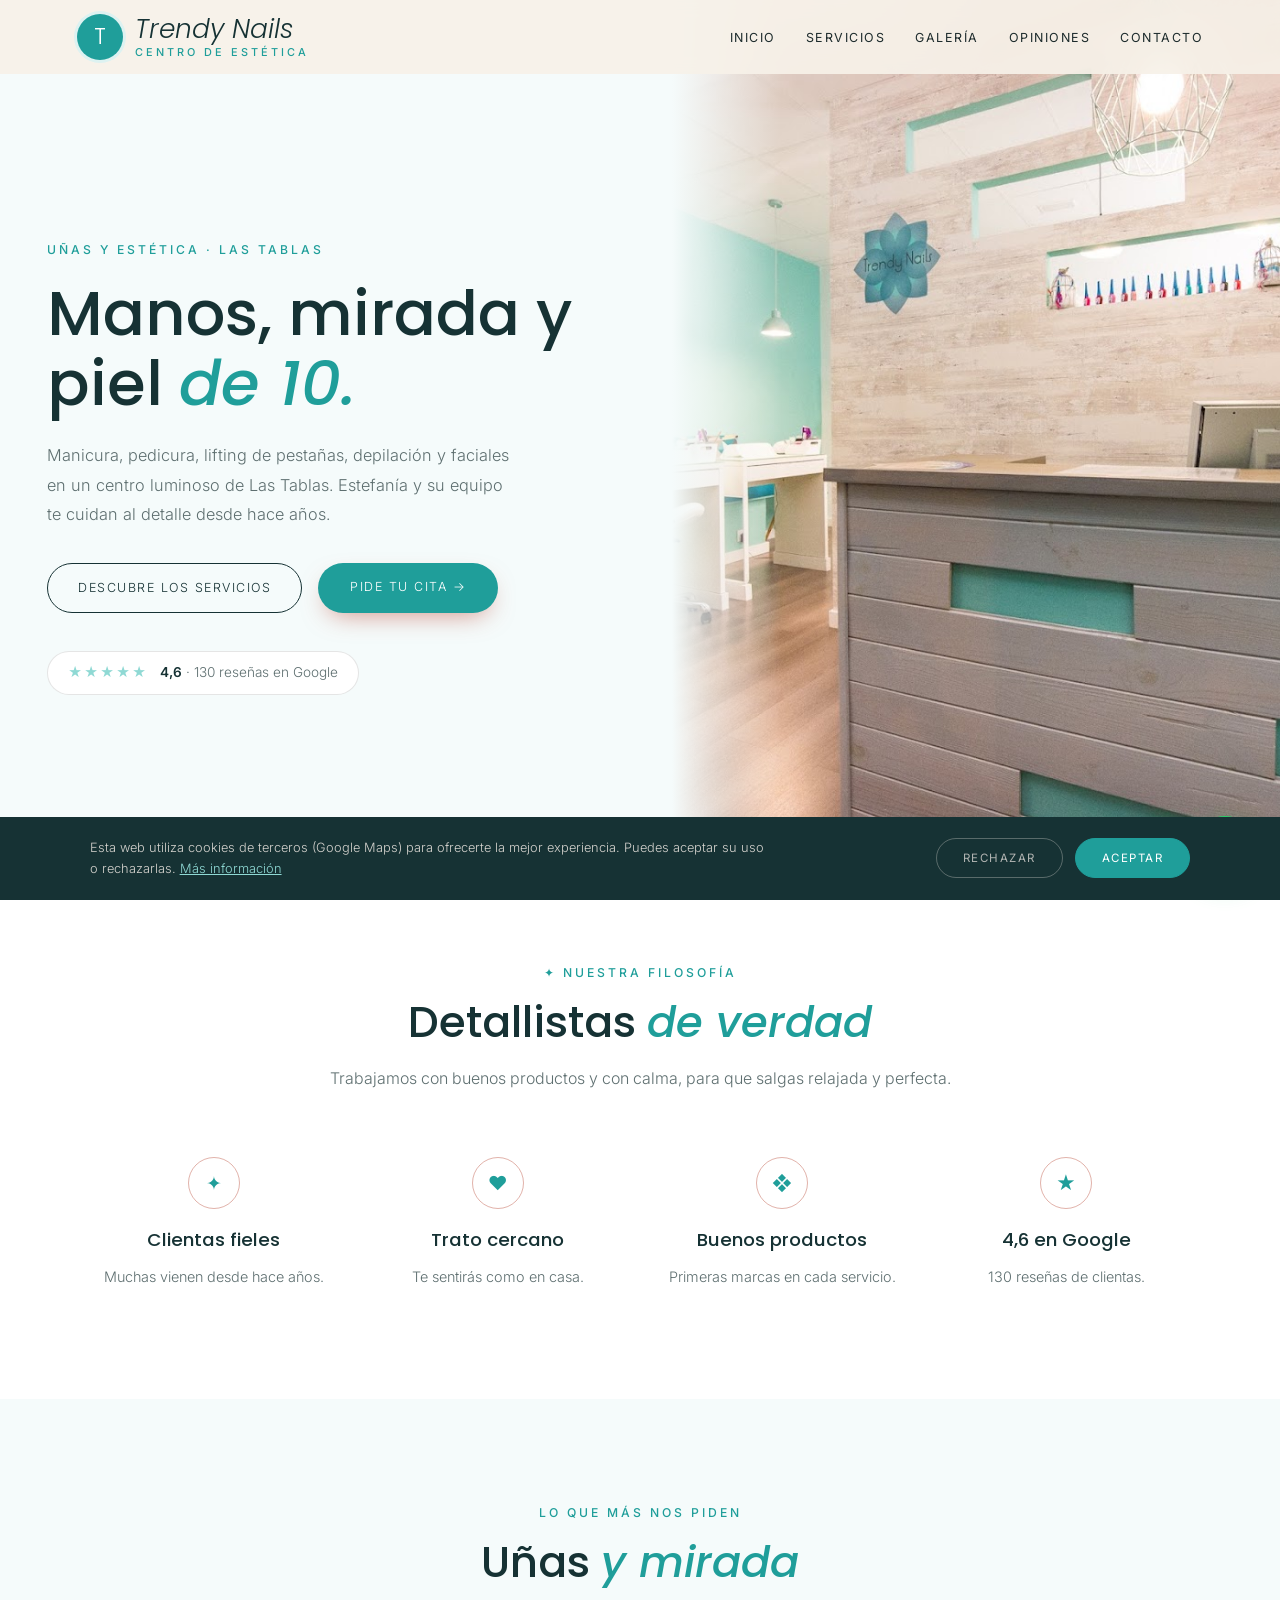
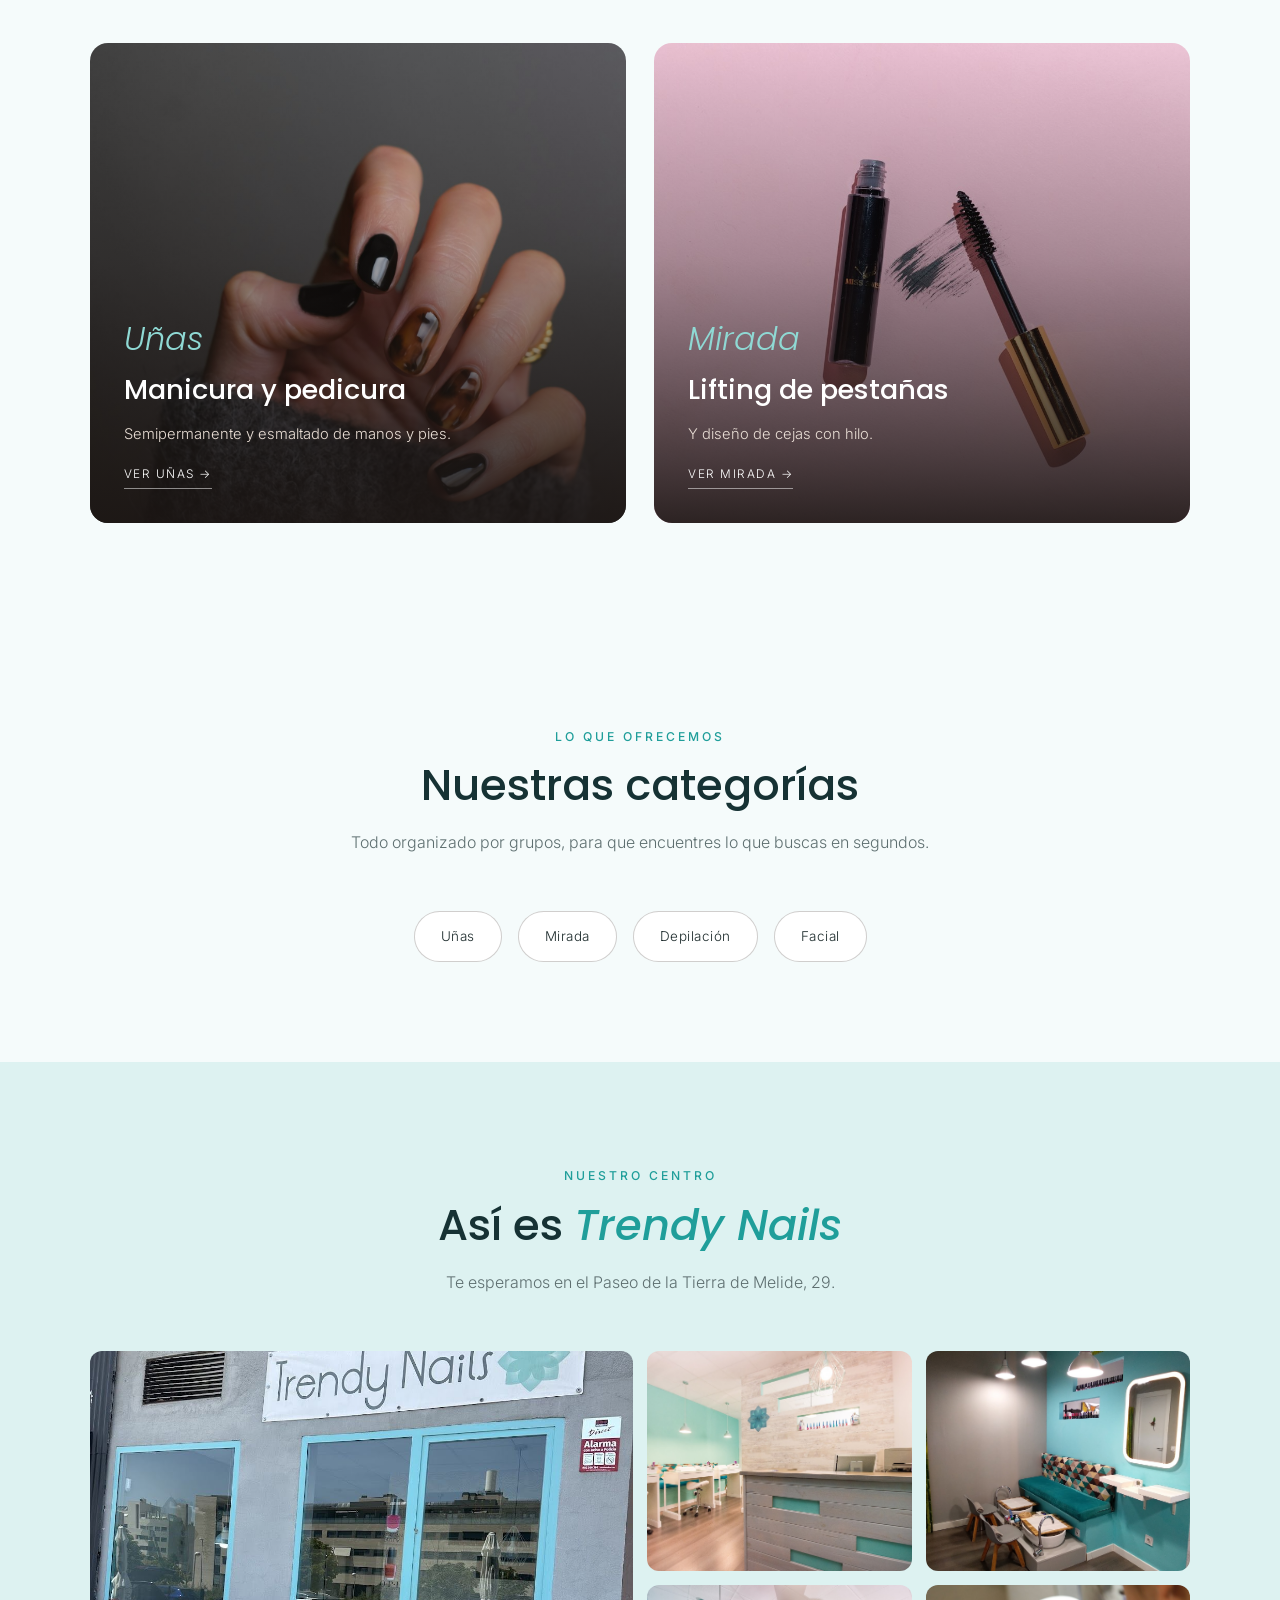
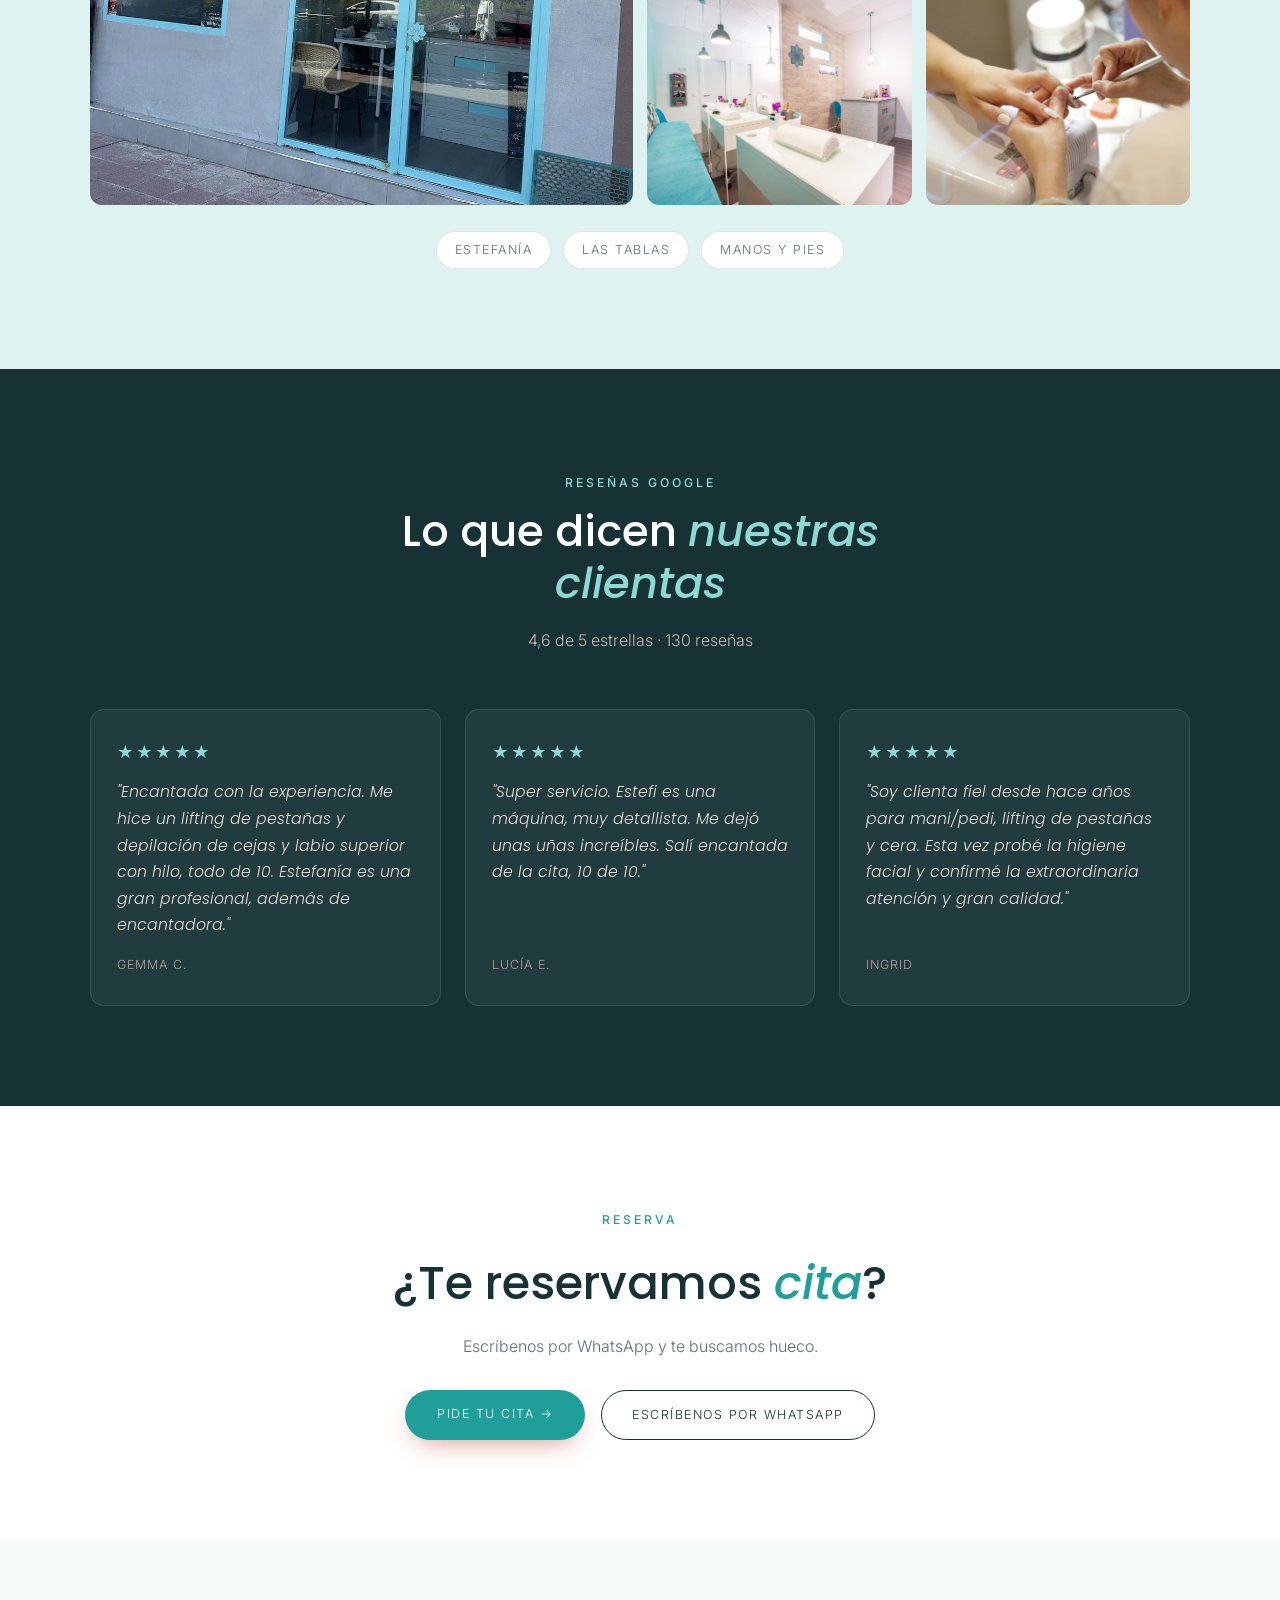
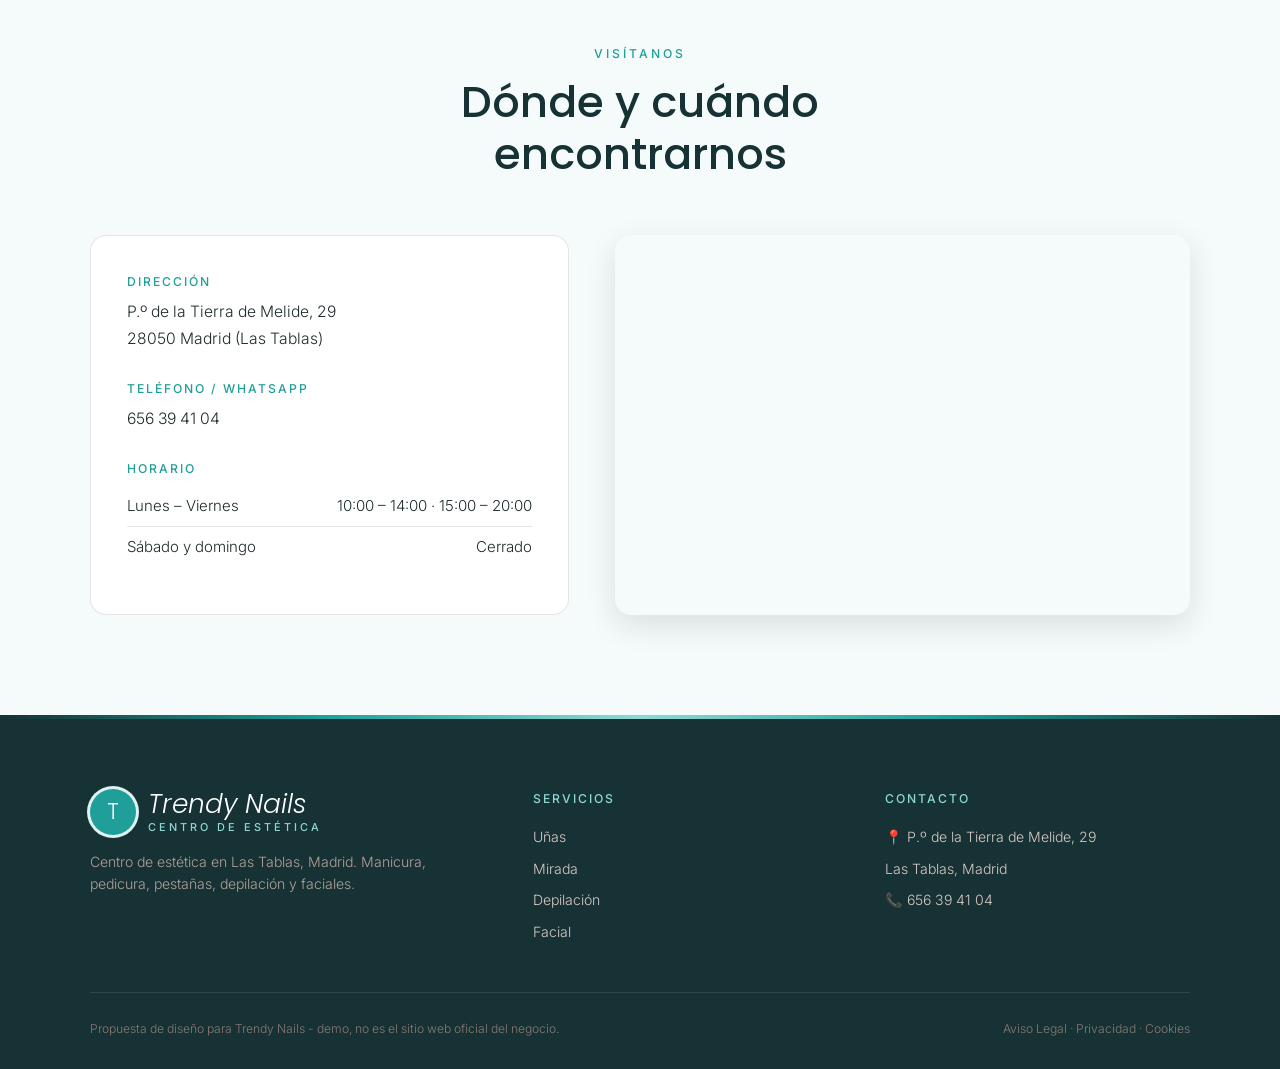
<file: index.html>
<!DOCTYPE html>
<html lang="es">
<head>
<meta charset="UTF-8">
<meta name="viewport" content="width=device-width, initial-scale=1.0">
<title>Trendy Nails — Centro de estética y uñas en Las Tablas, Madrid</title>
<meta name="description" content="Trendy Nails, centro de estética en P.º de la Tierra de Melide 29, Las Tablas (Madrid). Manicura y pedicura, lifting de pestañas, depilación con hilo y cera, limpieza e higiene facial. 4,6★ con 130 reseñas en Google.">
<meta name="theme-color" content="#163234">
<meta property="og:title" content="Trendy Nails · Madrid">
<meta property="og:image" content="maps_03.jpg">

<link rel="preconnect" href="https://fonts.googleapis.com"><link rel="preconnect" href="https://fonts.gstatic.com" crossorigin><link href="https://fonts.googleapis.com/css2?family=Poppins:wght@500&family=Inter:wght@300;400;500;600&display=swap" rel="stylesheet">
<link rel="stylesheet" href="styles.css">
</head>
<body>

<header id="header">
  <a href="index.html" class="logo" aria-label="Trendy Nails, inicio"><span class="logo-mark">T</span><span class="logo-text"><span class="script">Trendy Nails</span><small>centro de estética</small></span></a>
  <nav id="nav" aria-label="Navegación principal"><ul><li><a href="index.html#inicio">Inicio</a></li><li><a href="servicios.html">Servicios</a></li><li><a href="index.html#galeria">Galería</a></li><li><a href="index.html#opiniones">Opiniones</a></li><li><a href="index.html#contacto">Contacto</a></li></ul></nav><button class="nav-toggle" id="navToggle" aria-label="Abrir menú">☰</button>
</header>

<section class="hero" id="inicio">
  <div class="hero-text">
    <span class="eyebrow">Uñas y estética · Las Tablas</span>
    <h1>Manos, mirada y piel <em>de 10.</em></h1>
    <p>Manicura, pedicura, lifting de pestañas, depilación y faciales en un centro luminoso de Las Tablas. Estefanía y su equipo te cuidan al detalle desde hace años.</p>
    <div class="hero-ctas">
      <a href="servicios.html" class="btn-outline">Descubre los servicios</a>
      <a href="https://wa.me/34656394104?text=Hola%2C%20quiero%20pedir%20cita%20en%20Trendy%20Nails" class="btn-solid" target="_blank" rel="noopener">Pide tu cita →</a>
    </div>
    <a class="hero-rating" href="https://www.google.com/maps/search/?api=1&query=Trendy+Nails,+P.%C2%BA+de+la+Tierra+de+Melide+29,+Madrid" target="_blank" rel="noopener"><span class="stars">★★★★★</span><span><strong>4,6</strong> · 130 reseñas en Google</span></a>
  </div>
  <div class="hero-img"><img src="maps_03.jpg" alt="Recepción y mesas de manicura de Trendy Nails" style="object-position:center 50%;"></div>
</section>

<section class="trust">
  <div class="section-head">
    <span class="eyebrow">✦ Nuestra filosofía</span>
    <h2>Detallistas <em>de verdad</em></h2>
    <p>Trabajamos con buenos productos y con calma, para que salgas relajada y perfecta.</p>
  </div>
  <div class="trust-grid">
    <div class="trust-card"><span class="trust-ic">✦</span><h3>Clientas fieles</h3><p>Muchas vienen desde hace años.</p></div>
    <div class="trust-card"><span class="trust-ic">♥</span><h3>Trato cercano</h3><p>Te sentirás como en casa.</p></div>
    <div class="trust-card"><span class="trust-ic">❖</span><h3>Buenos productos</h3><p>Primeras marcas en cada servicio.</p></div>
    <div class="trust-card"><span class="trust-ic">★</span><h3>4,6 en Google</h3><p>130 reseñas de clientas.</p></div>
  </div>
</section>

<section class="worlds">
  <div class="section-head">
    <span class="eyebrow">Lo que más nos piden</span>
    <h2>Uñas <em>y mirada</em></h2>
  </div>
  <div class="worlds-grid">
    <a href="servicios.html#unas" class="world-card"><img src="u_semi.jpg" alt="Manicura y pedicura"><div class="world-text"><span class="script">Uñas</span><h3>Manicura y pedicura</h3><p>Semipermanente y esmaltado de manos y pies.</p><span class="world-link">Ver uñas →</span></div></a>
    <a href="servicios.html#mirada" class="world-card"><img src="u_pestanas.jpg" alt="Lifting de pestañas"><div class="world-text"><span class="script">Mirada</span><h3>Lifting de pestañas</h3><p>Y diseño de cejas con hilo.</p><span class="world-link">Ver mirada →</span></div></a>
  </div>
</section>

<section>
  <div class="section-head">
    <span class="eyebrow">Lo que ofrecemos</span>
    <h2>Nuestras categorías</h2>
    <p>Todo organizado por grupos, para que encuentres lo que buscas en segundos.</p>
  </div>
  <div class="cat-pills">
    <a href="servicios.html#unas" class="cat-pill">Uñas</a>
    <a href="servicios.html#mirada" class="cat-pill">Mirada</a>
    <a href="servicios.html#depilacion" class="cat-pill">Depilación</a>
    <a href="servicios.html#facial" class="cat-pill">Facial</a>
  </div>
</section>

<section class="gallery-wrap" id="galeria">
  <div class="section-head">
    <span class="eyebrow">Nuestro centro</span>
    <h2>Así es <em>Trendy Nails</em></h2>
    <p>Te esperamos en el Paseo de la Tierra de Melide, 29.</p>
  </div>
  <div class="gallery">
    <figure class="big"><img src="maps_02.jpg" alt="Fachada de Trendy Nails" loading="lazy"></figure>
    <figure><img src="maps_03.jpg" alt="Recepción y mesas de manicura" loading="lazy"></figure>
    <figure><img src="maps_01.jpg" alt="Zona de pedicura" loading="lazy"></figure>
    <figure><img src="maps_04.jpg" alt="Cabina de tratamientos" loading="lazy"></figure>
    <figure><img src="u_mani.jpg" alt="Manicura" loading="lazy"></figure>
  </div>
  <div class="brands"><span>Estefanía</span><span>Las Tablas</span><span>Manos y pies</span></div>
</section>

<section class="reviews-wrap" id="opiniones">
  <div class="section-head">
    <span class="eyebrow">Reseñas Google</span>
    <h2>Lo que dicen <em>nuestras clientas</em></h2>
    <p>4,6 de 5 estrellas · 130 reseñas</p>
  </div>
  <div class="review-grid">
    <div class="review-card"><div class="stars">★★★★★</div><p>"Encantada con la experiencia. Me hice un lifting de pestañas y depilación de cejas y labio superior con hilo, todo de 10. Estefanía es una gran profesional, además de encantadora."</p><cite>Gemma C.</cite></div>
    <div class="review-card"><div class="stars">★★★★★</div><p>"Super servicio. Estefi es una máquina, muy detallista. Me dejó unas uñas increíbles. Salí encantada de la cita, 10 de 10."</p><cite>Lucía E.</cite></div>
    <div class="review-card"><div class="stars">★★★★★</div><p>"Soy clienta fiel desde hace años para mani/pedi, lifting de pestañas y cera. Esta vez probé la higiene facial y confirmé la extraordinaria atención y gran calidad."</p><cite>Ingrid</cite></div>
  </div>
</section>

<section class="cta-section">
  <span class="eyebrow">Reserva</span>
  <h2>¿Te reservamos <em>cita</em>?</h2>
  <p>Escríbenos por WhatsApp y te buscamos hueco.</p>
  <div class="cta-row">
    <a href="https://wa.me/34656394104?text=Hola%2C%20quiero%20pedir%20cita%20en%20Trendy%20Nails" class="btn-solid" target="_blank" rel="noopener">Pide tu cita →</a>
    <a href="https://wa.me/34656394104?text=Hola%2C%20quiero%20pedir%20cita%20en%20Trendy%20Nails" class="btn-outline" target="_blank" rel="noopener">Escríbenos por WhatsApp</a>
  </div>
</section>

<section class="contact-section" id="contacto">
  <div class="section-head">
    <span class="eyebrow">Visítanos</span>
    <h2>Dónde y cuándo encontrarnos</h2>
  </div>
  <div class="contact-grid">
    <div class="contact-info">
      <div class="contact-block"><h3>Dirección</h3><p>P.º de la Tierra de Melide, 29<br>28050 Madrid (Las Tablas)</p></div>
      <div class="contact-block"><h3>Teléfono / WhatsApp</h3><p><a href="tel:+34656394104">656 39 41 04</a></p></div>
      <div class="contact-block"><h3>Horario</h3><ul class="hours-list"><li><span>Lunes – Viernes</span><span>10:00 – 14:00 · 15:00 – 20:00</span></li><li><span>Sábado y domingo</span><span>Cerrado</span></li></ul></div>
      
    </div>
    <div class="contact-map">
      <iframe title="Mapa de Trendy Nails" src="https://www.google.com/maps?q=Trendy+Nails,+P.%C2%BA+de+la+Tierra+de+Melide+29,+Madrid&output=embed" width="100%" height="100%" style="border:0;" allowfullscreen="" loading="lazy" referrerpolicy="no-referrer-when-downgrade"></iframe>
    </div>
  </div>
</section>

<footer>
  <div class="footer-grid">
    <div class="footer-brand">
      <a href="index.html" class="logo light"><span class="logo-mark">T</span><span class="logo-text"><span class="script">Trendy Nails</span><small>centro de estética</small></span></a>
      <p>Centro de estética en Las Tablas, Madrid. Manicura, pedicura, pestañas, depilación y faciales.</p>
    </div>
    <div><h4>Servicios</h4><ul><li><a href="servicios.html#unas">Uñas</a></li><li><a href="servicios.html#mirada">Mirada</a></li><li><a href="servicios.html#depilacion">Depilación</a></li><li><a href="servicios.html#facial">Facial</a></li></ul></div>
    <div><h4>Contacto</h4><ul><li>📍 P.º de la Tierra de Melide, 29</li><li>Las Tablas, Madrid</li><li>📞 <a href="tel:+34656394104">656 39 41 04</a></li></ul></div>
  </div>
  <div class="footer-bottom">
    <span>Propuesta de diseño para Trendy Nails - demo, no es el sitio web oficial del negocio.</span>
    <span><a href="aviso-legal.html">Aviso Legal</a> &middot; <a href="politica-privacidad.html">Privacidad</a> &middot; <a href="politica-cookies.html">Cookies</a></span>
  </div>
</footer>

<div id="cookie-banner" class="cookie-banner"><p>Esta web utiliza cookies de terceros (Google Maps) para ofrecerte la mejor experiencia. Puedes aceptar su uso o rechazarlas. <a href="politica-cookies.html">Más información</a></p><div class="cookie-actions"><button onclick="setCookieChoice('rejected')" class="ck-reject">Rechazar</button><button onclick="setCookieChoice('accepted')" class="ck-accept">Aceptar</button></div></div>
<div class="social-fabs"><a class="wa-fab" href="https://wa.me/34656394104?text=Hola%2C%20quiero%20pedir%20cita%20en%20Trendy%20Nails" target="_blank" rel="noopener" aria-label="Escribir por WhatsApp"><svg width="28" height="28" viewBox="0 0 24 24" fill="white"><path d="M17.5 14.4c-.3-.1-1.8-.9-2-1s-.5-.1-.7.1-.8 1-.9 1.2-.3.2-.6.1a8.2 8.2 0 0 1-2.4-1.5 9 9 0 0 1-1.7-2.1c-.2-.3 0-.5.1-.6l.4-.5.3-.5v-.5l-.9-2.2c-.2-.6-.5-.5-.7-.5h-.6a1.1 1.1 0 0 0-.8.4 3.4 3.4 0 0 0-1 2.5 5.9 5.9 0 0 0 1.2 3.1 13.5 13.5 0 0 0 5.2 4.6c2.6 1 2.6.7 3.1.6a2.6 2.6 0 0 0 1.7-1.2 2.1 2.1 0 0 0 .2-1.2c-.1-.1-.3-.2-.6-.3ZM12 21.8a9.8 9.8 0 0 1-5-1.4l-.4-.2-3.7 1 1-3.6-.2-.4A9.8 9.8 0 1 1 12 21.8Zm8.4-18.3A11.8 11.8 0 0 0 1.8 17.7L.2 23.8l6.3-1.6a11.8 11.8 0 0 0 5.6 1.4A11.8 11.8 0 0 0 20.4 3.5Z"/></svg></a></div>
<script src="main.js"></script>
</body>
</html>
</file>
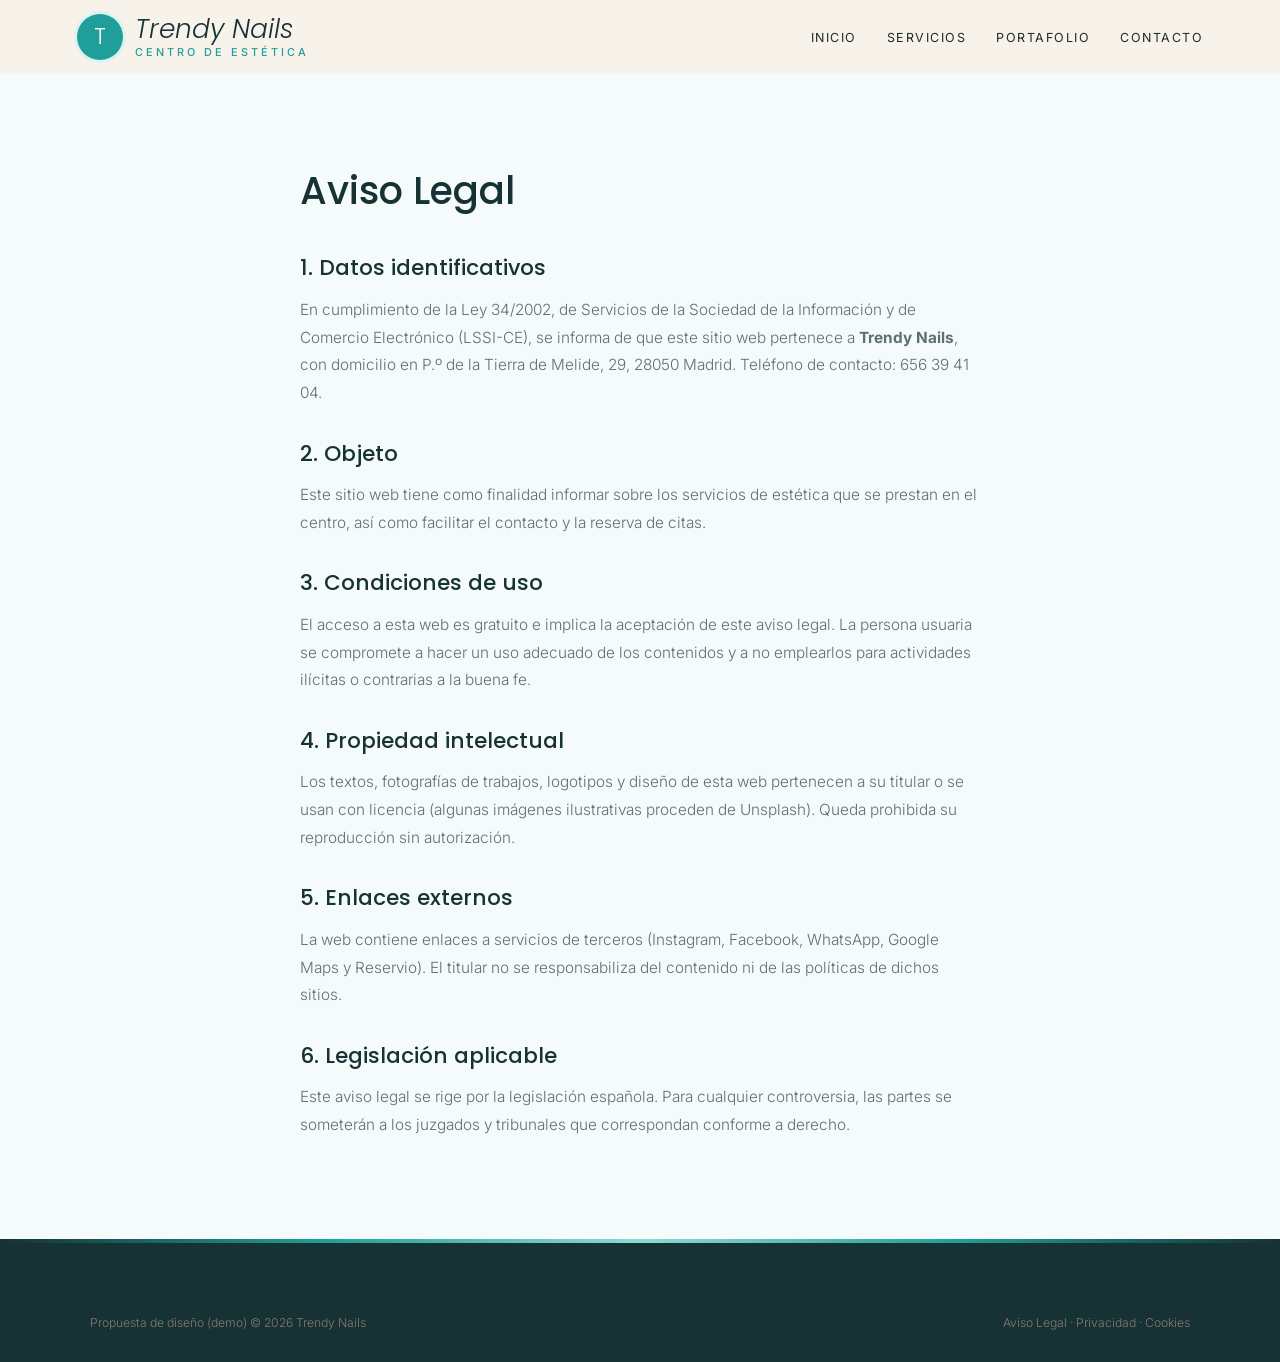
<file: aviso-legal.html>
<!DOCTYPE html>
<html lang="es">
<head>
<meta charset="UTF-8">
<meta name="viewport" content="width=device-width, initial-scale=1.0">
<title>Aviso Legal — Trendy Nails</title>
<meta name="robots" content="noindex">

<link rel="preconnect" href="https://fonts.googleapis.com">
<link href="https://fonts.googleapis.com/css2?family=Poppins:wght@500&family=Inter:wght@300;400;500;600&display=swap" rel="stylesheet">
<link rel="stylesheet" href="styles.css">
</head>
<body>
<header id="header" class="scrolled">
  <a href="index.html" class="logo" aria-label="Trendy Nails, inicio">
    <span class="logo-mark">T</span>
    <span class="logo-text"><span class="script">Trendy Nails</span><small>centro de estética</small></span>
  </a>
  <nav id="nav" aria-label="Navegación principal">
    <ul>
      <li><a href="index.html#inicio">Inicio</a></li>
      <li><a href="servicios.html">Servicios</a></li>
      <li><a href="portafolio.html">Portafolio</a></li>
      <li><a href="index.html#contacto">Contacto</a></li>
    </ul>
  </nav>
  <button class="nav-toggle" id="navToggle" aria-label="Abrir menú">☰</button>
</header>
<main class="legal"><h1>Aviso Legal</h1>
<h2>1. Datos identificativos</h2>
<p>En cumplimiento de la Ley 34/2002, de Servicios de la Sociedad de la Información y de Comercio Electrónico (LSSI-CE), se informa de que este sitio web pertenece a <strong>Trendy Nails</strong>, con domicilio en P.º de la Tierra de Melide, 29, 28050 Madrid. Teléfono de contacto: 656 39 41 04.</p>
<h2>2. Objeto</h2>
<p>Este sitio web tiene como finalidad informar sobre los servicios de estética que se prestan en el centro, así como facilitar el contacto y la reserva de citas.</p>
<h2>3. Condiciones de uso</h2>
<p>El acceso a esta web es gratuito e implica la aceptación de este aviso legal. La persona usuaria se compromete a hacer un uso adecuado de los contenidos y a no emplearlos para actividades ilícitas o contrarias a la buena fe.</p>
<h2>4. Propiedad intelectual</h2>
<p>Los textos, fotografías de trabajos, logotipos y diseño de esta web pertenecen a su titular o se usan con licencia (algunas imágenes ilustrativas proceden de Unsplash). Queda prohibida su reproducción sin autorización.</p>
<h2>5. Enlaces externos</h2>
<p>La web contiene enlaces a servicios de terceros (Instagram, Facebook, WhatsApp, Google Maps y Reservio). El titular no se responsabiliza del contenido ni de las políticas de dichos sitios.</p>
<h2>6. Legislación aplicable</h2>
<p>Este aviso legal se rige por la legislación española. Para cualquier controversia, las partes se someterán a los juzgados y tribunales que correspondan conforme a derecho.</p></main>
<footer>
  <div class="footer-bottom" style="margin-top:0">
    <span>Propuesta de diseño (demo) © 2026 Trendy Nails</span>
    <span><a href="aviso-legal.html">Aviso Legal</a> &middot; <a href="politica-privacidad.html">Privacidad</a> &middot; <a href="politica-cookies.html">Cookies</a></span>
  </div>
</footer>
<script src="main.js"></script>
</body>
</html>
</file>
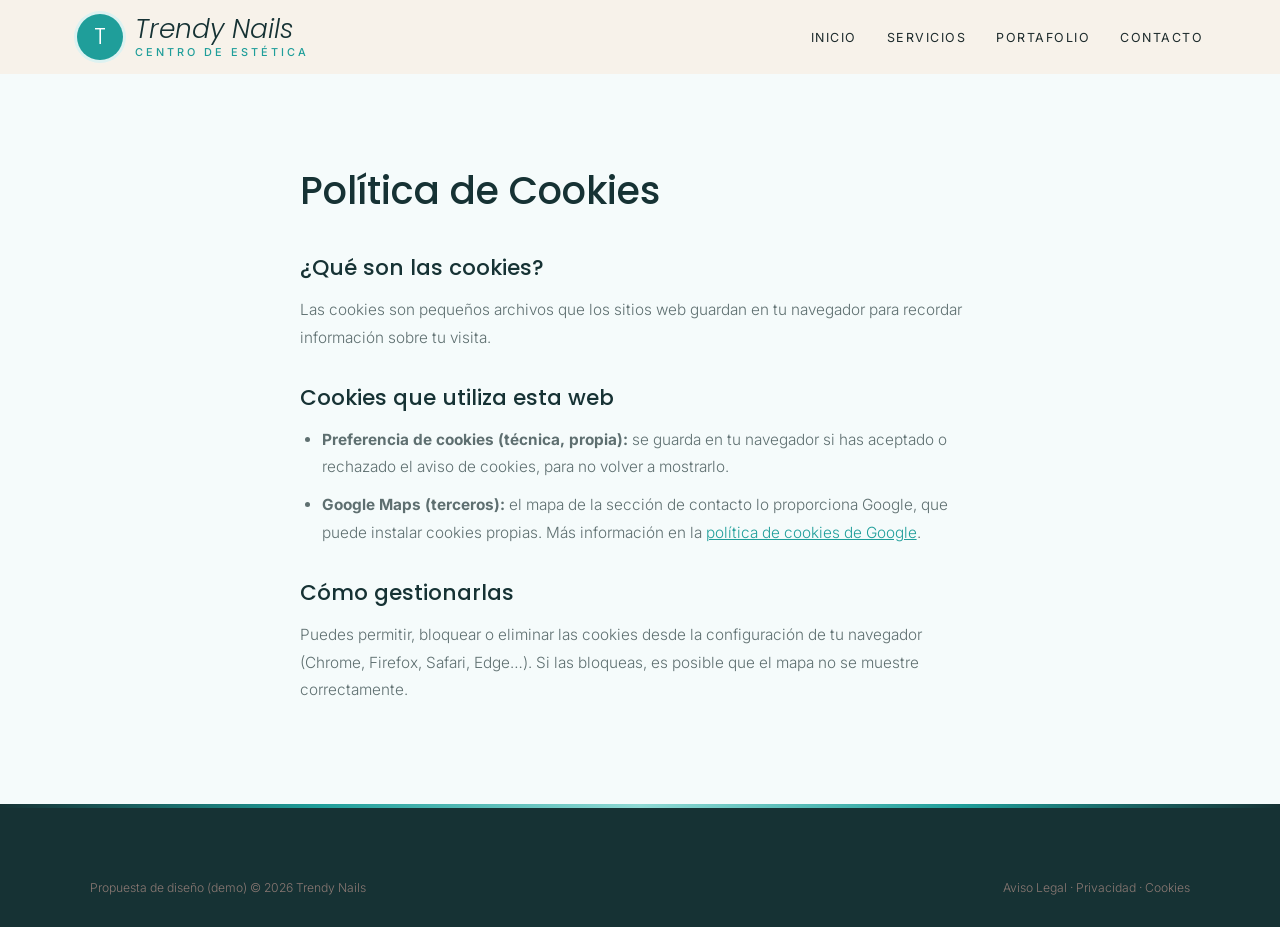
<file: politica-cookies.html>
<!DOCTYPE html>
<html lang="es">
<head>
<meta charset="UTF-8">
<meta name="viewport" content="width=device-width, initial-scale=1.0">
<title>Política de Cookies — Trendy Nails</title>
<meta name="robots" content="noindex">

<link rel="preconnect" href="https://fonts.googleapis.com">
<link href="https://fonts.googleapis.com/css2?family=Poppins:wght@500&family=Inter:wght@300;400;500;600&display=swap" rel="stylesheet">
<link rel="stylesheet" href="styles.css">
</head>
<body>
<header id="header" class="scrolled">
  <a href="index.html" class="logo" aria-label="Trendy Nails, inicio">
    <span class="logo-mark">T</span>
    <span class="logo-text"><span class="script">Trendy Nails</span><small>centro de estética</small></span>
  </a>
  <nav id="nav" aria-label="Navegación principal">
    <ul>
      <li><a href="index.html#inicio">Inicio</a></li>
      <li><a href="servicios.html">Servicios</a></li>
      <li><a href="portafolio.html">Portafolio</a></li>
      <li><a href="index.html#contacto">Contacto</a></li>
    </ul>
  </nav>
  <button class="nav-toggle" id="navToggle" aria-label="Abrir menú">☰</button>
</header>
<main class="legal"><h1>Política de Cookies</h1>
<h2>¿Qué son las cookies?</h2>
<p>Las cookies son pequeños archivos que los sitios web guardan en tu navegador para recordar información sobre tu visita.</p>
<h2>Cookies que utiliza esta web</h2>
<ul>
<li><strong>Preferencia de cookies (técnica, propia):</strong> se guarda en tu navegador si has aceptado o rechazado el aviso de cookies, para no volver a mostrarlo.</li>
<li><strong>Google Maps (terceros):</strong> el mapa de la sección de contacto lo proporciona Google, que puede instalar cookies propias. Más información en la <a href="https://policies.google.com/technologies/cookies" target="_blank" rel="noopener">política de cookies de Google</a>.</li>
</ul>
<h2>Cómo gestionarlas</h2>
<p>Puedes permitir, bloquear o eliminar las cookies desde la configuración de tu navegador (Chrome, Firefox, Safari, Edge…). Si las bloqueas, es posible que el mapa no se muestre correctamente.</p></main>
<footer>
  <div class="footer-bottom" style="margin-top:0">
    <span>Propuesta de diseño (demo) © 2026 Trendy Nails</span>
    <span><a href="aviso-legal.html">Aviso Legal</a> &middot; <a href="politica-privacidad.html">Privacidad</a> &middot; <a href="politica-cookies.html">Cookies</a></span>
  </div>
</footer>
<script src="main.js"></script>
</body>
</html>
</file>
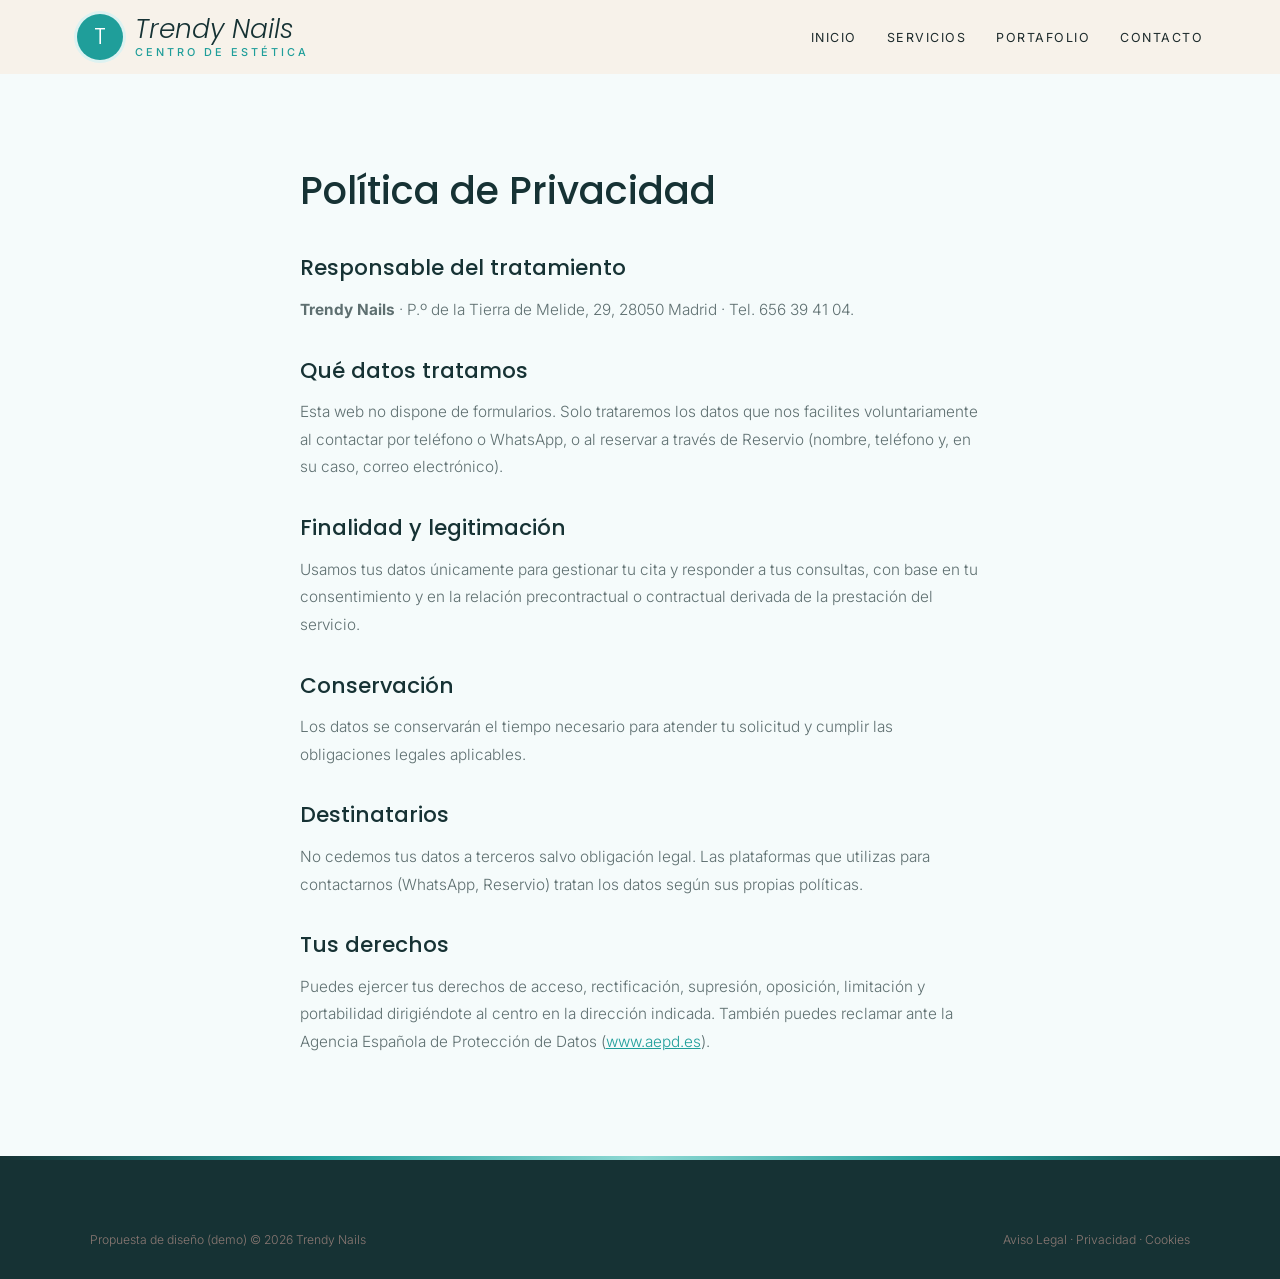
<file: politica-privacidad.html>
<!DOCTYPE html>
<html lang="es">
<head>
<meta charset="UTF-8">
<meta name="viewport" content="width=device-width, initial-scale=1.0">
<title>Política de Privacidad — Trendy Nails</title>
<meta name="robots" content="noindex">

<link rel="preconnect" href="https://fonts.googleapis.com">
<link href="https://fonts.googleapis.com/css2?family=Poppins:wght@500&family=Inter:wght@300;400;500;600&display=swap" rel="stylesheet">
<link rel="stylesheet" href="styles.css">
</head>
<body>
<header id="header" class="scrolled">
  <a href="index.html" class="logo" aria-label="Trendy Nails, inicio">
    <span class="logo-mark">T</span>
    <span class="logo-text"><span class="script">Trendy Nails</span><small>centro de estética</small></span>
  </a>
  <nav id="nav" aria-label="Navegación principal">
    <ul>
      <li><a href="index.html#inicio">Inicio</a></li>
      <li><a href="servicios.html">Servicios</a></li>
      <li><a href="portafolio.html">Portafolio</a></li>
      <li><a href="index.html#contacto">Contacto</a></li>
    </ul>
  </nav>
  <button class="nav-toggle" id="navToggle" aria-label="Abrir menú">☰</button>
</header>
<main class="legal"><h1>Política de Privacidad</h1>
<h2>Responsable del tratamiento</h2>
<p><strong>Trendy Nails</strong> · P.º de la Tierra de Melide, 29, 28050 Madrid · Tel. 656 39 41 04.</p>
<h2>Qué datos tratamos</h2>
<p>Esta web no dispone de formularios. Solo trataremos los datos que nos facilites voluntariamente al contactar por teléfono o WhatsApp, o al reservar a través de Reservio (nombre, teléfono y, en su caso, correo electrónico).</p>
<h2>Finalidad y legitimación</h2>
<p>Usamos tus datos únicamente para gestionar tu cita y responder a tus consultas, con base en tu consentimiento y en la relación precontractual o contractual derivada de la prestación del servicio.</p>
<h2>Conservación</h2>
<p>Los datos se conservarán el tiempo necesario para atender tu solicitud y cumplir las obligaciones legales aplicables.</p>
<h2>Destinatarios</h2>
<p>No cedemos tus datos a terceros salvo obligación legal. Las plataformas que utilizas para contactarnos (WhatsApp, Reservio) tratan los datos según sus propias políticas.</p>
<h2>Tus derechos</h2>
<p>Puedes ejercer tus derechos de acceso, rectificación, supresión, oposición, limitación y portabilidad dirigiéndote al centro en la dirección indicada. También puedes reclamar ante la Agencia Española de Protección de Datos (<a href="https://www.aepd.es" target="_blank" rel="noopener">www.aepd.es</a>).</p></main>
<footer>
  <div class="footer-bottom" style="margin-top:0">
    <span>Propuesta de diseño (demo) © 2026 Trendy Nails</span>
    <span><a href="aviso-legal.html">Aviso Legal</a> &middot; <a href="politica-privacidad.html">Privacidad</a> &middot; <a href="politica-cookies.html">Cookies</a></span>
  </div>
</footer>
<script src="main.js"></script>
</body>
</html>
</file>
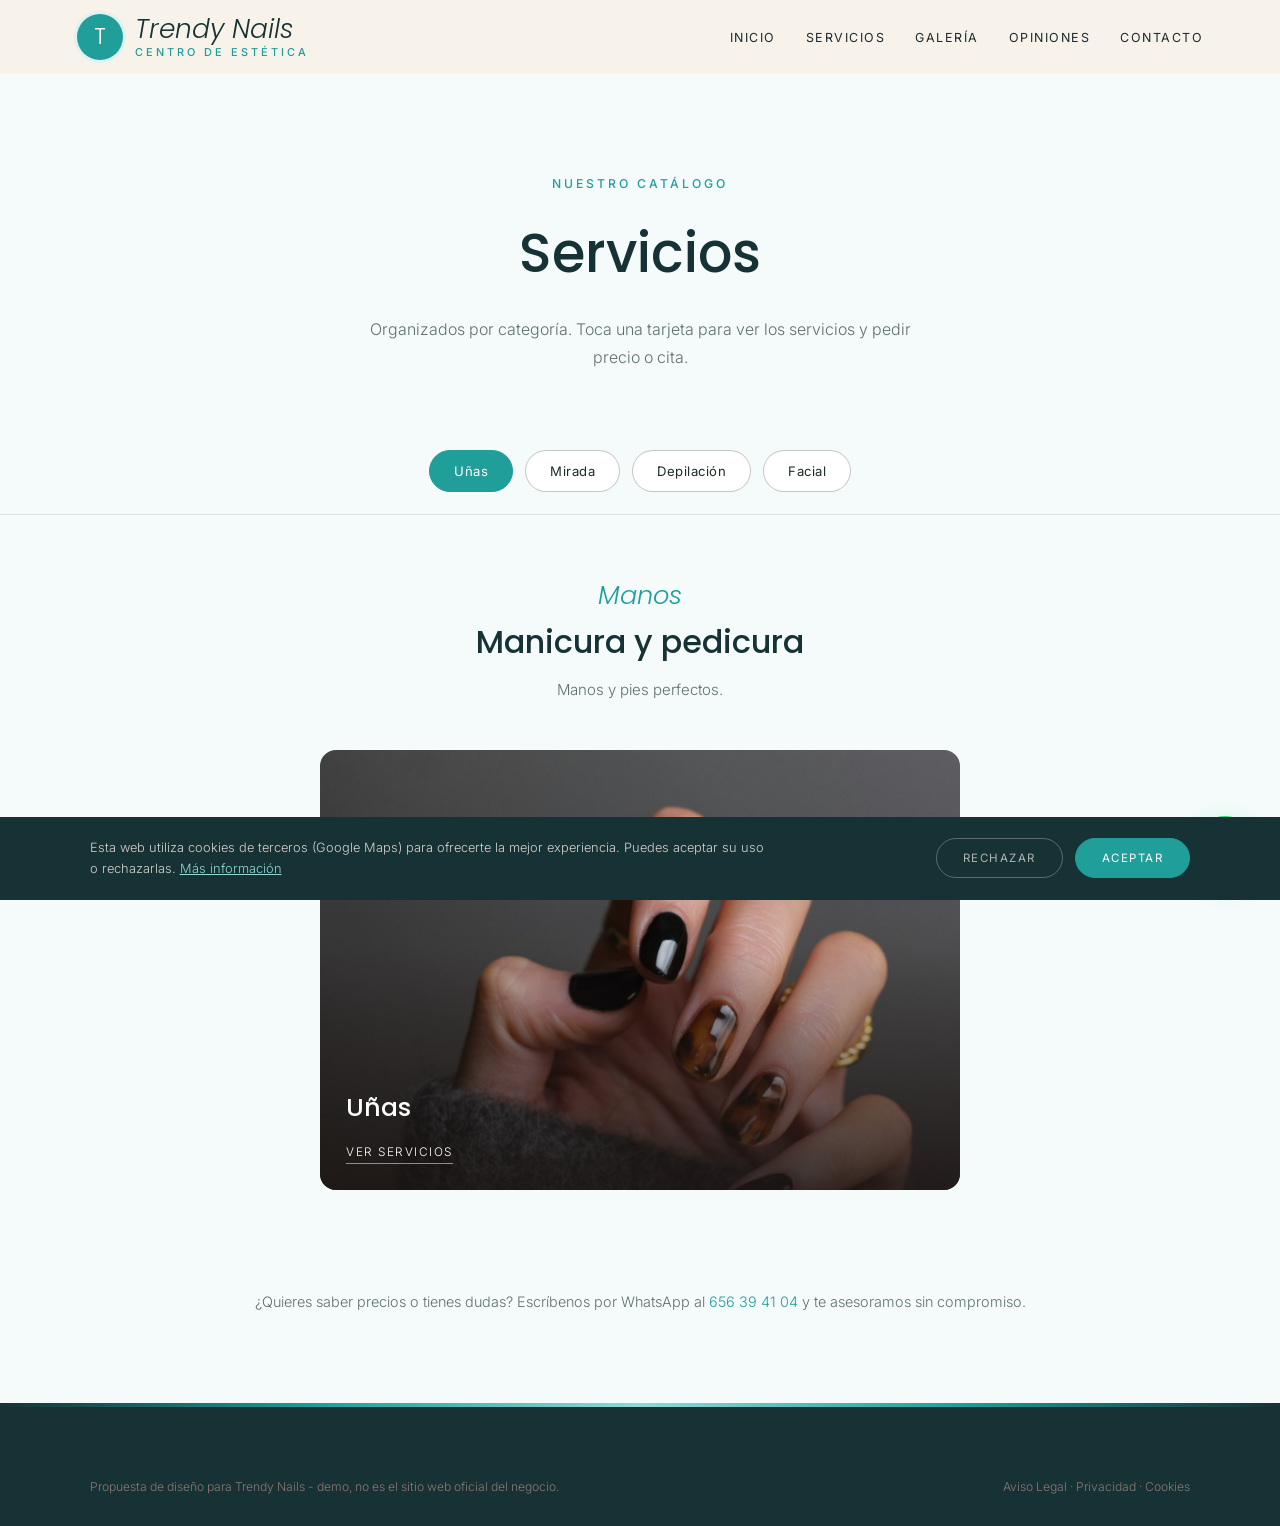
<file: servicios.html>
<!DOCTYPE html>
<html lang="es">
<head>
<meta charset="UTF-8">
<meta name="viewport" content="width=device-width, initial-scale=1.0">
<title>Servicios — Trendy Nails · Madrid</title>
<meta name="description" content="Servicios de Trendy Nails en Madrid.">

<link rel="preconnect" href="https://fonts.googleapis.com"><link rel="preconnect" href="https://fonts.gstatic.com" crossorigin><link href="https://fonts.googleapis.com/css2?family=Poppins:wght@500&family=Inter:wght@300;400;500;600&display=swap" rel="stylesheet">
<link rel="stylesheet" href="styles.css">
</head>
<body>

<header id="header" class="scrolled">
  <a href="index.html" class="logo" aria-label="Trendy Nails, inicio"><span class="logo-mark">T</span><span class="logo-text"><span class="script">Trendy Nails</span><small>centro de estética</small></span></a>
  <nav id="nav" aria-label="Navegación principal"><ul><li><a href="index.html#inicio">Inicio</a></li><li><a href="servicios.html">Servicios</a></li><li><a href="index.html#galeria">Galería</a></li><li><a href="index.html#opiniones">Opiniones</a></li><li><a href="index.html#contacto">Contacto</a></li></ul></nav><button class="nav-toggle" id="navToggle" aria-label="Abrir menú">☰</button>
</header>

<div class="page-hero">
  <span class="eyebrow">Nuestro catálogo</span>
  <h1>Servicios</h1>
  <p>Organizados por categoría. Toca una tarjeta para ver los servicios y pedir precio o cita.</p>
</div>

<div class="tabs">
  <button class="tab-btn active" data-tab="unas">Uñas</button>
  <button class="tab-btn" data-tab="mirada">Mirada</button>
  <button class="tab-btn" data-tab="depilacion">Depilación</button>
  <button class="tab-btn" data-tab="facial">Facial</button>
  
</div>

<div class="tab-panel active" id="unas">
  <div class="tab-intro"><span class="script">Manos</span><h2>Manicura y pedicura</h2><p>Manos y pies perfectos.</p></div>
  <div class="cat-grid single">
    <div class="cat-card" onclick="openModal('unas')"><img src="u_semi.jpg" alt="Uñas" loading="lazy"><div class="cat-card-text"><h3>Uñas</h3><span>Ver servicios</span></div></div>
  </div>
</div>

<div class="tab-panel" id="mirada">
  <div class="tab-intro"><span class="script">Mirada</span><h2>Pestañas y cejas</h2><p>Una mirada con curva.</p></div>
  <div class="cat-grid single">
    <div class="cat-card" onclick="openModal('mirada')"><img src="u_pestanas.jpg" alt="Mirada" loading="lazy"><div class="cat-card-text"><h3>Mirada</h3><span>Ver servicios</span></div></div>
  </div>
</div>

<div class="tab-panel" id="depilacion">
  <div class="tab-intro"><span class="script">Suave</span><h2>Depilación</h2><p>Piel suave.</p></div>
  <div class="cat-grid single">
    <div class="cat-card" onclick="openModal('depilacion')"><img src="maps_04.jpg" alt="Depilación" loading="lazy"><div class="cat-card-text"><h3>Depilación</h3><span>Ver servicios</span></div></div>
  </div>
</div>

<div class="tab-panel" id="facial">
  <div class="tab-intro"><span class="script">Piel</span><h2>Tratamientos faciales</h2><p>Sal relajada y perfecta.</p></div>
  <div class="cat-grid single">
    <div class="cat-card" onclick="openModal('facial')"><img src="u_facial.jpg" alt="Facial" loading="lazy"><div class="cat-card-text"><h3>Facial</h3><span>Ver servicios</span></div></div>
  </div>
</div>


<p class="services-note">¿Quieres saber precios o tienes dudas? Escríbenos por WhatsApp al <a href="https://wa.me/34656394104" target="_blank" rel="noopener" style="color:var(--red)">656 39 41 04</a> y te asesoramos sin compromiso.</p>

<div class="modal-overlay" id="modal-unas"><div class="modal">
  <button class="modal-close" onclick="closeModal('unas')" aria-label="Cerrar">×</button>
  <h3>Uñas</h3><p class="modal-sub">Manos y pies</p>
  <div class="svc-row"><div><div class="svc-name">Manicura</div><span class="svc-desc">Esmaltado tradicional o semipermanente.</span></div><div class="svc-price">Consultar</div></div>
  <div class="svc-row"><div><div class="svc-name">Pedicura</div><span class="svc-desc">Pies cuidados y bonitos.</span></div><div class="svc-price">Consultar</div></div>
  <div class="svc-row"><div><div class="svc-name">Mani + pedi</div><span class="svc-desc">El combo completo en una cita.</span></div><div class="svc-price">Consultar</div></div>
  <a class="modal-cta alt" href="https://wa.me/34656394104?text=Hola%2C%20quiero%20informaci%C3%B3n%20sobre%20u%C3%B1as" target="_blank" rel="noopener">Pedir cita por WhatsApp</a>
</div></div>

<div class="modal-overlay" id="modal-mirada"><div class="modal">
  <button class="modal-close" onclick="closeModal('mirada')" aria-label="Cerrar">×</button>
  <h3>Mirada</h3><p class="modal-sub">Pestañas y cejas</p>
  <div class="svc-row"><div><div class="svc-name">Lifting de pestañas</div><span class="svc-desc">Curva natural y duradera.</span></div><div class="svc-price">Consultar</div></div>
  <div class="svc-row"><div><div class="svc-name">Diseño de cejas con hilo</div><span class="svc-desc">Precisión y limpieza.</span></div><div class="svc-price">Consultar</div></div>
  <a class="modal-cta alt" href="https://wa.me/34656394104?text=Hola%2C%20quiero%20informaci%C3%B3n%20sobre%20mirada" target="_blank" rel="noopener">Pedir cita por WhatsApp</a>
</div></div>

<div class="modal-overlay" id="modal-depilacion"><div class="modal">
  <button class="modal-close" onclick="closeModal('depilacion')" aria-label="Cerrar">×</button>
  <h3>Depilación</h3><p class="modal-sub">Hilo y cera</p>
  <div class="svc-row"><div><div class="svc-name">Depilación con hilo</div><span class="svc-desc">Cejas y labio superior.</span></div><div class="svc-price">Consultar</div></div>
  <div class="svc-row"><div><div class="svc-name">Depilación con cera</div><span class="svc-desc">Zonas faciales y corporales.</span></div><div class="svc-price">Consultar</div></div>
  <a class="modal-cta alt" href="https://wa.me/34656394104?text=Hola%2C%20quiero%20informaci%C3%B3n%20sobre%20depilaci%C3%B3n" target="_blank" rel="noopener">Pedir cita por WhatsApp</a>
</div></div>

<div class="modal-overlay" id="modal-facial"><div class="modal">
  <button class="modal-close" onclick="closeModal('facial')" aria-label="Cerrar">×</button>
  <h3>Facial</h3><p class="modal-sub">Limpieza e higiene</p>
  <div class="svc-row"><div><div class="svc-name">Limpieza facial</div><span class="svc-desc">Para una piel limpia y luminosa.</span></div><div class="svc-price">Consultar</div></div>
  <div class="svc-row"><div><div class="svc-name">Higiene facial</div><span class="svc-desc">Cuidado profundo de tu piel.</span></div><div class="svc-price">Consultar</div></div>
  <div class="svc-row"><div><div class="svc-name">Tratamiento facial</div><span class="svc-desc">Un momento de relax.</span></div><div class="svc-price">Consultar</div></div>
  <a class="modal-cta alt" href="https://wa.me/34656394104?text=Hola%2C%20quiero%20informaci%C3%B3n%20sobre%20facial" target="_blank" rel="noopener">Pedir cita por WhatsApp</a>
</div></div>


<footer>
  <div class="footer-bottom" style="margin-top:0">
    <span>Propuesta de diseño para Trendy Nails - demo, no es el sitio web oficial del negocio.</span>
    <span><a href="aviso-legal.html">Aviso Legal</a> &middot; <a href="politica-privacidad.html">Privacidad</a> &middot; <a href="politica-cookies.html">Cookies</a></span>
  </div>
</footer>

<div id="cookie-banner" class="cookie-banner"><p>Esta web utiliza cookies de terceros (Google Maps) para ofrecerte la mejor experiencia. Puedes aceptar su uso o rechazarlas. <a href="politica-cookies.html">Más información</a></p><div class="cookie-actions"><button onclick="setCookieChoice('rejected')" class="ck-reject">Rechazar</button><button onclick="setCookieChoice('accepted')" class="ck-accept">Aceptar</button></div></div>
<div class="social-fabs"><a class="wa-fab" href="https://wa.me/34656394104?text=Hola%2C%20quiero%20pedir%20cita%20en%20Trendy%20Nails" target="_blank" rel="noopener" aria-label="Escribir por WhatsApp"><svg width="28" height="28" viewBox="0 0 24 24" fill="white"><path d="M17.5 14.4c-.3-.1-1.8-.9-2-1s-.5-.1-.7.1-.8 1-.9 1.2-.3.2-.6.1a8.2 8.2 0 0 1-2.4-1.5 9 9 0 0 1-1.7-2.1c-.2-.3 0-.5.1-.6l.4-.5.3-.5v-.5l-.9-2.2c-.2-.6-.5-.5-.7-.5h-.6a1.1 1.1 0 0 0-.8.4 3.4 3.4 0 0 0-1 2.5 5.9 5.9 0 0 0 1.2 3.1 13.5 13.5 0 0 0 5.2 4.6c2.6 1 2.6.7 3.1.6a2.6 2.6 0 0 0 1.7-1.2 2.1 2.1 0 0 0 .2-1.2c-.1-.1-.3-.2-.6-.3ZM12 21.8a9.8 9.8 0 0 1-5-1.4l-.4-.2-3.7 1 1-3.6-.2-.4A9.8 9.8 0 1 1 12 21.8Zm8.4-18.3A11.8 11.8 0 0 0 1.8 17.7L.2 23.8l6.3-1.6a11.8 11.8 0 0 0 5.6 1.4A11.8 11.8 0 0 0 20.4 3.5Z"/></svg></a></div>
<script src="main.js"></script>
</body>
</html>
</file>
<file: styles.css>
:root{
  --cream:#f5fbfb; --paper:#ffffff; --tint:#ddf2f1; --ink:#1d2b2c; --dark:#163234; --muted:#5e6f70;
  --red:#1f9e9a; --red-dark:#177b78; --teal:#1f9e9a; --gold:#8fd9d4; --line:rgba(0,0,0,.1);
  --brand-gradient:linear-gradient(90deg,#163234,#1f9e9a,#8fd9d4,#1f9e9a,#163234);
}
*{margin:0;padding:0;box-sizing:border-box;}
html{scroll-behavior:smooth;}
body{font-family:'Inter',sans-serif;background:var(--cream);color:var(--ink);overflow-x:hidden;font-weight:300;line-height:1.6;}
a{text-decoration:none;color:inherit;}
h1,h2,h3{font-family:'Poppins',serif;font-weight:500;}
h1 em,h2 em{font-style:italic;color:var(--red);}
img{max-width:100%;display:block;}
.script{font-family:'Poppins',serif;font-style:italic;}

/* HEADER */
header{position:fixed;top:0;left:0;right:0;z-index:100;display:flex;justify-content:space-between;align-items:center;padding:14px 6%;background:rgba(247,241,233,.92);backdrop-filter:blur(10px);-webkit-backdrop-filter:blur(10px);transition:box-shadow .3s,padding .3s;}
header.scrolled{box-shadow:0 2px 24px rgba(28,22,20,.1);padding:8px 6%;}
.logo{display:flex;align-items:center;gap:12px;color:var(--dark);}
.logo-badge{width:58px;height:58px;border-radius:50%;object-fit:cover;box-shadow:0 0 0 2px var(--gold),0 6px 16px rgba(28,22,20,.15);transition:width .3s,height .3s;}
header.scrolled .logo-badge{width:46px;height:46px;}
.logo-text{display:flex;flex-direction:column;line-height:1;}
.logo-text .script{font-size:1.65rem;color:var(--dark);}
.logo-text small{font-size:.68rem;letter-spacing:3px;text-transform:uppercase;color:var(--red);margin-top:4px;font-weight:500;}
.logo.light .logo-text .script{color:#fff;}
.logo.light .logo-text small{color:var(--gold);}
nav ul{list-style:none;display:flex;gap:30px;}
nav a{font-size:.78rem;letter-spacing:1.5px;text-transform:uppercase;font-weight:400;position:relative;padding:4px 0;}
nav a::after{content:"";position:absolute;left:0;bottom:-2px;height:1px;width:100%;background:var(--red);transform:scaleX(0);transform-origin:right;transition:transform .3s;}
nav a:hover::after{transform:scaleX(1);transform-origin:left;}
.nav-toggle{display:none;font-size:1.6rem;background:none;border:none;color:var(--dark);cursor:pointer;}

/* BOTONES */
.btn-outline{display:inline-block;border:1px solid var(--dark);color:var(--dark);padding:14px 30px;font-size:.78rem;letter-spacing:1.5px;text-transform:uppercase;border-radius:40px;transition:all .25s;}
.btn-outline:hover{background:var(--dark);color:var(--cream);}
.btn-outline.light{border-color:rgba(255,255,255,.5);color:#fff;}
.btn-outline.light:hover{background:#fff;color:var(--dark);}
.btn-solid{display:inline-block;background:var(--red);color:#fff;padding:14px 32px;font-size:.78rem;letter-spacing:1.5px;text-transform:uppercase;border-radius:40px;transition:transform .25s,box-shadow .25s,background .25s;box-shadow:0 10px 26px -10px rgba(181,64,44,.6);}
.btn-solid:hover{transform:translateY(-2px);background:var(--red-dark);}

/* HERO */
.hero{min-height:95vh;display:grid;grid-template-columns:1.05fr .95fr;align-items:stretch;padding:0;}
.hero-text{display:flex;flex-direction:column;justify-content:center;padding:150px 7% 70px;}
.eyebrow{display:inline-block;color:var(--teal);text-transform:uppercase;letter-spacing:3px;font-size:.76rem;font-weight:500;}
.hero-text .eyebrow{margin-bottom:20px;}
.hero-text h1{font-size:clamp(2.4rem,5vw,3.9rem);line-height:1.12;margin-bottom:22px;color:var(--dark);}
.hero-text p{font-size:1.02rem;color:var(--muted);max-width:470px;line-height:1.8;margin-bottom:34px;}
.hero-ctas{display:flex;gap:16px;flex-wrap:wrap;}
.hero-rating{display:inline-flex;align-items:center;gap:12px;margin-top:38px;padding:10px 20px;border:1px solid var(--line);border-radius:40px;background:var(--paper);font-size:.85rem;color:var(--muted);align-self:flex-start;}
.hero-rating strong{color:var(--dark);font-weight:600;}
.stars{color:var(--gold);letter-spacing:2px;}
.hero-img{position:relative;overflow:hidden;}
.hero-img img{width:100%;height:100%;object-fit:cover;position:absolute;inset:0;}
.hero-img::after{content:"";position:absolute;inset:0;background:linear-gradient(90deg,var(--cream) 0%,rgba(247,241,233,0) 18%);}

/* SECCIONES */
section{padding:100px 7%;}
.section-head{text-align:center;max-width:640px;margin:0 auto 54px;}
.section-head h2{font-size:clamp(1.9rem,4vw,2.7rem);margin-top:12px;color:var(--dark);line-height:1.2;}
.section-head p{margin-top:16px;color:var(--muted);line-height:1.8;}

.trust{background:var(--paper);border-top:4px solid transparent;border-image:var(--brand-gradient) 1;}
.trust-grid{display:grid;grid-template-columns:repeat(auto-fit,minmax(230px,1fr));gap:36px;max-width:1150px;margin:0 auto;}
.trust-card{text-align:center;padding:10px;}
.trust-ic{display:inline-grid;place-items:center;width:52px;height:52px;border-radius:50%;border:1px solid rgba(181,64,44,.4);color:var(--red);font-size:1.2rem;margin-bottom:16px;}
.trust-card h3{font-size:1.15rem;color:var(--dark);margin-bottom:10px;}
.trust-card p{font-size:.9rem;color:var(--muted);line-height:1.7;}

/* DOS MUNDOS */
.worlds{background:var(--cream);}
.worlds-grid{display:grid;grid-template-columns:1fr 1fr;gap:28px;max-width:1150px;margin:0 auto;}
.world-card{position:relative;border-radius:18px;overflow:hidden;min-height:480px;display:flex;align-items:flex-end;color:#fff;}
.world-card img{position:absolute;inset:0;width:100%;height:100%;object-fit:cover;transition:transform .6s;}
.world-card:hover img{transform:scale(1.05);}
.world-card::after{content:"";position:absolute;inset:0;background:linear-gradient(to top,rgba(28,22,20,.92) 0%,rgba(28,22,20,.35) 55%,rgba(28,22,20,.05) 100%);}
.world-text{position:relative;z-index:2;padding:34px;}
.world-text .script{font-size:2rem;color:var(--gold);}
.world-text h3{font-size:1.7rem;margin:4px 0 10px;}
.world-text p{font-size:.92rem;color:#eadfd6;line-height:1.7;max-width:440px;}
.world-link{display:inline-block;margin-top:18px;font-size:.74rem;letter-spacing:1.5px;text-transform:uppercase;border-bottom:1px solid rgba(255,255,255,.5);padding-bottom:4px;}

/* PILLS */
.cat-pills{display:flex;flex-wrap:wrap;gap:16px;justify-content:center;max-width:1000px;margin:0 auto;}
.cat-pill{border:1px solid rgba(43,33,29,.22);padding:14px 26px;border-radius:30px;font-size:.84rem;letter-spacing:.5px;transition:all .2s;background:var(--paper);}
.cat-pill:hover{background:var(--red);color:#fff;border-color:var(--red);}

/* GALERIA */
.gallery-wrap{background:var(--tint);}
.gallery{max-width:1200px;margin:0 auto;display:grid;grid-template-columns:repeat(4,1fr);grid-auto-rows:220px;gap:14px;}
.gallery figure{overflow:hidden;border-radius:12px;margin:0;}
.gallery img{width:100%;height:100%;object-fit:cover;transition:transform .5s;}
.gallery figure:hover img{transform:scale(1.05);}
.gallery .big{grid-column:span 2;grid-row:span 2;}

/* RESEÑAS */
.reviews-wrap{background:var(--dark);color:#fff;position:relative;}
.reviews-wrap .section-head h2{color:#fff;}
.reviews-wrap .section-head h2 em{color:var(--gold);}
.reviews-wrap .section-head p{color:#c9b9b2;}
.reviews-wrap .eyebrow{color:var(--gold);}
.review-grid{display:grid;grid-template-columns:repeat(auto-fit,minmax(300px,1fr));gap:24px;max-width:1150px;margin:0 auto;}
.review-card{background:rgba(255,255,255,.05);border:1px solid rgba(255,255,255,.1);padding:30px 26px;border-radius:14px;display:flex;flex-direction:column;}
.review-card .stars{margin-bottom:14px;}
.review-card p{font-family:'Poppins',serif;font-size:.98rem;color:#eadfd6;line-height:1.7;font-style:italic;margin-bottom:16px;flex:1;}
.review-card cite{font-size:.78rem;color:#b3a099;font-style:normal;text-transform:uppercase;letter-spacing:1px;}

/* CTA */
.cta-section{text-align:center;background:var(--paper);}
.cta-section h2{font-size:clamp(2rem,4vw,2.9rem);color:var(--dark);margin:14px 0 14px;}
.cta-section p{color:var(--muted);margin-bottom:30px;}
.cta-row{display:flex;gap:16px;justify-content:center;flex-wrap:wrap;}

/* CONTACTO */
.contact-section{background:var(--cream);}
.contact-grid{display:grid;grid-template-columns:1fr 1.2fr;gap:46px;max-width:1150px;margin:0 auto;align-items:stretch;}
.contact-info{display:flex;flex-direction:column;gap:26px;background:var(--paper);border:1px solid var(--line);border-radius:16px;padding:36px;}
.contact-block h3{font-family:'Inter',sans-serif;font-size:.76rem;text-transform:uppercase;letter-spacing:2px;color:var(--red);font-weight:500;margin-bottom:8px;}
.contact-block p{font-size:.98rem;color:var(--ink);line-height:1.7;}
.contact-block a:hover{color:var(--red);}
.hours-list{list-style:none;}
.hours-list li{display:flex;justify-content:space-between;gap:20px;padding:8px 0;border-bottom:1px solid var(--line);font-size:.94rem;}
.hours-list li:last-child{border-bottom:none;}
.contact-map{border-radius:16px;overflow:hidden;min-height:380px;box-shadow:0 10px 30px rgba(28,22,20,.12);}
.contact-map iframe{display:block;min-height:380px;}

/* FOOTER */
footer{background:var(--dark);color:#d9c9c5;padding:70px 7% 30px;border-top:4px solid transparent;border-image:var(--brand-gradient) 1;}
.footer-grid{display:grid;grid-template-columns:1.3fr 1fr 1fr;gap:46px;max-width:1200px;margin:0 auto;padding-bottom:40px;border-bottom:1px solid rgba(255,255,255,.1);}
.footer-brand p{font-size:.88rem;color:#b3a09a;margin-top:16px;}
footer h4{font-size:.76rem;text-transform:uppercase;letter-spacing:2px;color:var(--gold);margin-bottom:18px;font-weight:500;}
footer ul{list-style:none;}
footer li{margin-bottom:9px;font-size:.88rem;color:#d9c9c5;}
footer a:hover{color:var(--gold);}
.footer-bottom{max-width:1200px;margin:26px auto 0;display:flex;justify-content:space-between;flex-wrap:wrap;gap:10px;font-size:.76rem;color:#8a7873;}
.footer-bottom a{color:#8a7873;}

/* FABS */
.social-fabs{position:fixed;bottom:26px;right:26px;z-index:200;display:flex;flex-direction:column;gap:14px;align-items:center;}
.social-fabs a{width:52px;height:52px;border-radius:50%;display:flex;align-items:center;justify-content:center;box-shadow:0 10px 24px rgba(0,0,0,.2);transition:transform .2s;}
.social-fabs a:hover{transform:scale(1.08);}
.wa-fab{width:58px !important;height:58px !important;background:#25D366;box-shadow:0 10px 26px rgba(37,211,102,.45) !important;}
.ig-fab{background:radial-gradient(circle at 30% 110%,#fdf497 0%,#fdf497 5%,#fd5949 45%,#d6249f 60%,#285AEB 90%);}
.fb-fab{background:#1877F2;}

/* COOKIES */
.cookie-banner{display:none;position:fixed;bottom:0;left:0;right:0;z-index:300;background:var(--dark);padding:20px 7%;flex-wrap:wrap;align-items:center;justify-content:space-between;gap:16px;}
.cookie-banner p{font-size:.8rem;color:rgba(245,237,232,.85);line-height:1.7;max-width:680px;}
.cookie-banner p a{color:var(--gold);text-decoration:underline;}
.cookie-actions{display:flex;gap:12px;flex-shrink:0;}
.cookie-actions button{font-family:'Inter',sans-serif;font-size:.72rem;letter-spacing:1.5px;text-transform:uppercase;padding:12px 26px;cursor:pointer;border-radius:30px;}
.ck-reject{background:transparent;color:rgba(245,237,232,.7);border:1px solid rgba(245,237,232,.3);}
.ck-accept{background:var(--red);color:#fff;border:1px solid var(--red);}

/* PÁGINAS INTERIORES */
.page-hero{padding:170px 7% 60px;text-align:center;background:var(--cream);}
.page-hero h1{font-size:clamp(2.3rem,5vw,3.4rem);margin-top:14px;color:var(--dark);}
.page-hero p{color:var(--muted);max-width:580px;margin:18px auto 0;line-height:1.8;}
.tabs{position:sticky;top:74px;z-index:50;background:var(--cream);padding:18px 7% 22px;display:flex;gap:12px;justify-content:center;flex-wrap:wrap;border-bottom:1px solid var(--line);}
.tab-btn{border:1px solid rgba(43,33,29,.25);background:var(--paper);padding:12px 24px;border-radius:30px;font-family:'Inter',sans-serif;font-size:.82rem;letter-spacing:.5px;color:var(--ink);cursor:pointer;transition:all .2s;}
.tab-btn.active,.tab-btn:hover{background:var(--red);color:#fff;border-color:var(--red);}
.tab-panel{display:none;padding:60px 7% 100px;max-width:1200px;margin:0 auto;}
.tab-panel.active{display:block;animation:fadeIn .5s;}
@keyframes fadeIn{from{opacity:0;transform:translateY(12px)}to{opacity:1;transform:none}}
.tab-intro{text-align:center;max-width:600px;margin:0 auto 46px;}
.tab-intro .script{font-size:1.6rem;color:var(--red);}
.tab-intro h2{font-size:2rem;color:var(--dark);}
.tab-intro p{color:var(--muted);margin-top:10px;line-height:1.75;font-size:.94rem;}

.cat-grid{display:grid;grid-template-columns:repeat(auto-fit,minmax(280px,1fr));gap:28px;}
.cat-grid.single{grid-template-columns:1fr;max-width:640px;margin:0 auto;}
.cat-grid.single .cat-card{height:440px;}
.cat-card{position:relative;border-radius:16px;overflow:hidden;height:360px;cursor:pointer;background:var(--tint);}
.cat-card img{width:100%;height:100%;object-fit:cover;transition:transform .5s;}
.cat-card:hover img{transform:scale(1.06);}
.cat-card::after{content:'';position:absolute;inset:0;background:linear-gradient(to top,rgba(28,22,20,.88) 0%,rgba(28,22,20,.15) 55%,transparent 100%);}
.cat-card-text{position:absolute;bottom:0;left:0;right:0;padding:26px;z-index:2;}
.cat-card-text h3{color:#fff;font-size:1.55rem;margin-bottom:10px;}
.cat-card-text span{color:#fff;font-size:.74rem;text-transform:uppercase;letter-spacing:1.5px;border-bottom:1px solid rgba(255,255,255,.5);padding-bottom:4px;}

.modal-overlay{display:none;position:fixed;inset:0;background:rgba(28,22,20,.78);z-index:300;align-items:center;justify-content:center;padding:20px;}
.modal-overlay.open{display:flex;}
.modal{background:var(--paper);max-width:560px;width:100%;max-height:85vh;overflow-y:auto;border-radius:16px;padding:40px;position:relative;}
.modal-close{position:absolute;top:16px;right:20px;background:none;border:none;font-size:1.7rem;color:var(--ink);cursor:pointer;}
.modal h3{font-size:1.8rem;color:var(--dark);margin-bottom:6px;}
.modal .modal-sub{color:var(--muted);font-size:.86rem;margin-bottom:22px;}
.svc-row{display:flex;justify-content:space-between;align-items:center;padding:16px 0;border-bottom:1px solid var(--line);gap:16px;}
.svc-row:last-of-type{border-bottom:none;}
.svc-name{font-size:.98rem;color:var(--ink);font-weight:400;}
.svc-desc{font-size:.8rem;color:var(--muted);display:block;margin-top:3px;line-height:1.5;}
.svc-price{font-size:.72rem;color:var(--red);text-transform:uppercase;letter-spacing:1px;white-space:nowrap;font-weight:500;}
.modal-cta{display:block;text-align:center;background:var(--red);color:#fff;padding:14px;border-radius:30px;margin-top:26px;font-size:.8rem;text-transform:uppercase;letter-spacing:1.5px;}
.modal-cta.alt{background:#25D366;margin-top:10px;}
.services-note{text-align:center;color:var(--muted);font-size:.9rem;padding:0 7% 90px;}

.portfolio-grid{display:grid;grid-template-columns:repeat(auto-fill,minmax(260px,1fr));gap:18px;}
.portfolio-grid figure{border-radius:14px;overflow:hidden;aspect-ratio:4/5;cursor:zoom-in;background:var(--tint);}
.portfolio-grid img{width:100%;height:100%;object-fit:cover;transition:transform .5s;}
.portfolio-grid figure:hover img{transform:scale(1.05);}
.lightbox{display:none;position:fixed;inset:0;z-index:400;background:rgba(15,12,10,.94);align-items:center;justify-content:center;padding:30px;cursor:zoom-out;}
.lightbox.open{display:flex;}
.lightbox img{max-width:100%;max-height:90vh;border-radius:10px;}

.legal{max-width:860px;margin:0 auto;padding:160px 7% 90px;}
.legal h1{font-size:2.4rem;color:var(--dark);margin-bottom:26px;}
.legal h2{font-size:1.35rem;color:var(--dark);margin:30px 0 10px;}
.legal p,.legal li{color:var(--muted);line-height:1.8;margin-bottom:10px;font-size:.96rem;}
.legal ul{padding-left:22px;}
.legal a{color:var(--red);text-decoration:underline;}

@media(max-width:900px){
  .hero{grid-template-columns:1fr;}
  .hero-img{height:340px;order:-1;margin-top:82px;}
  .hero-img::after{background:linear-gradient(0deg,var(--cream) 0%,rgba(247,241,233,0) 25%);}
  .hero-text{padding:30px 6% 60px;}
  .worlds-grid{grid-template-columns:1fr;}
  .world-card{min-height:420px;}
  .gallery{grid-template-columns:repeat(2,1fr);grid-auto-rows:170px;}
  .gallery .big{grid-column:span 2;grid-row:span 2;}
  .footer-grid{grid-template-columns:1fr;gap:30px;}
  .contact-grid{grid-template-columns:1fr;}
  .contact-map,.contact-map iframe{min-height:300px;}
  nav{position:fixed;top:0;right:0;height:100vh;width:78%;max-width:300px;background:var(--cream);padding:110px 40px;transform:translateX(100%);transition:transform .4s;box-shadow:-10px 0 40px rgba(0,0,0,.12);}
  nav.open{transform:translateX(0);}
  nav ul{flex-direction:column;gap:26px;}
  .nav-toggle{display:block;position:relative;z-index:110;}
  section{padding:70px 6%;}
  .tabs{top:66px;overflow-x:auto;justify-content:flex-start;flex-wrap:nowrap;}
  .tab-btn{flex-shrink:0;}
  .page-hero{padding:140px 6% 40px;}
  .modal{padding:34px 24px;}
}
@media(max-width:520px){
  .logo-text .script{font-size:1.35rem;}
  .logo-badge{width:48px;height:48px;}
  .social-fabs{right:16px;bottom:16px;}
  .social-fabs a{width:46px;height:46px;}
}

.logo-mark{width:46px;height:46px;border-radius:50%;background:var(--red);color:#fff;display:grid;place-items:center;font-family:'Poppins',serif;font-size:1.4rem;box-shadow:0 0 0 3px var(--tint);}
.brands{display:flex;flex-wrap:wrap;gap:12px;justify-content:center;margin-top:26px;}
.brands span{border:1px solid var(--line);border-radius:30px;padding:8px 18px;font-size:.78rem;letter-spacing:1.5px;text-transform:uppercase;color:var(--muted);background:var(--paper);}
</file>
